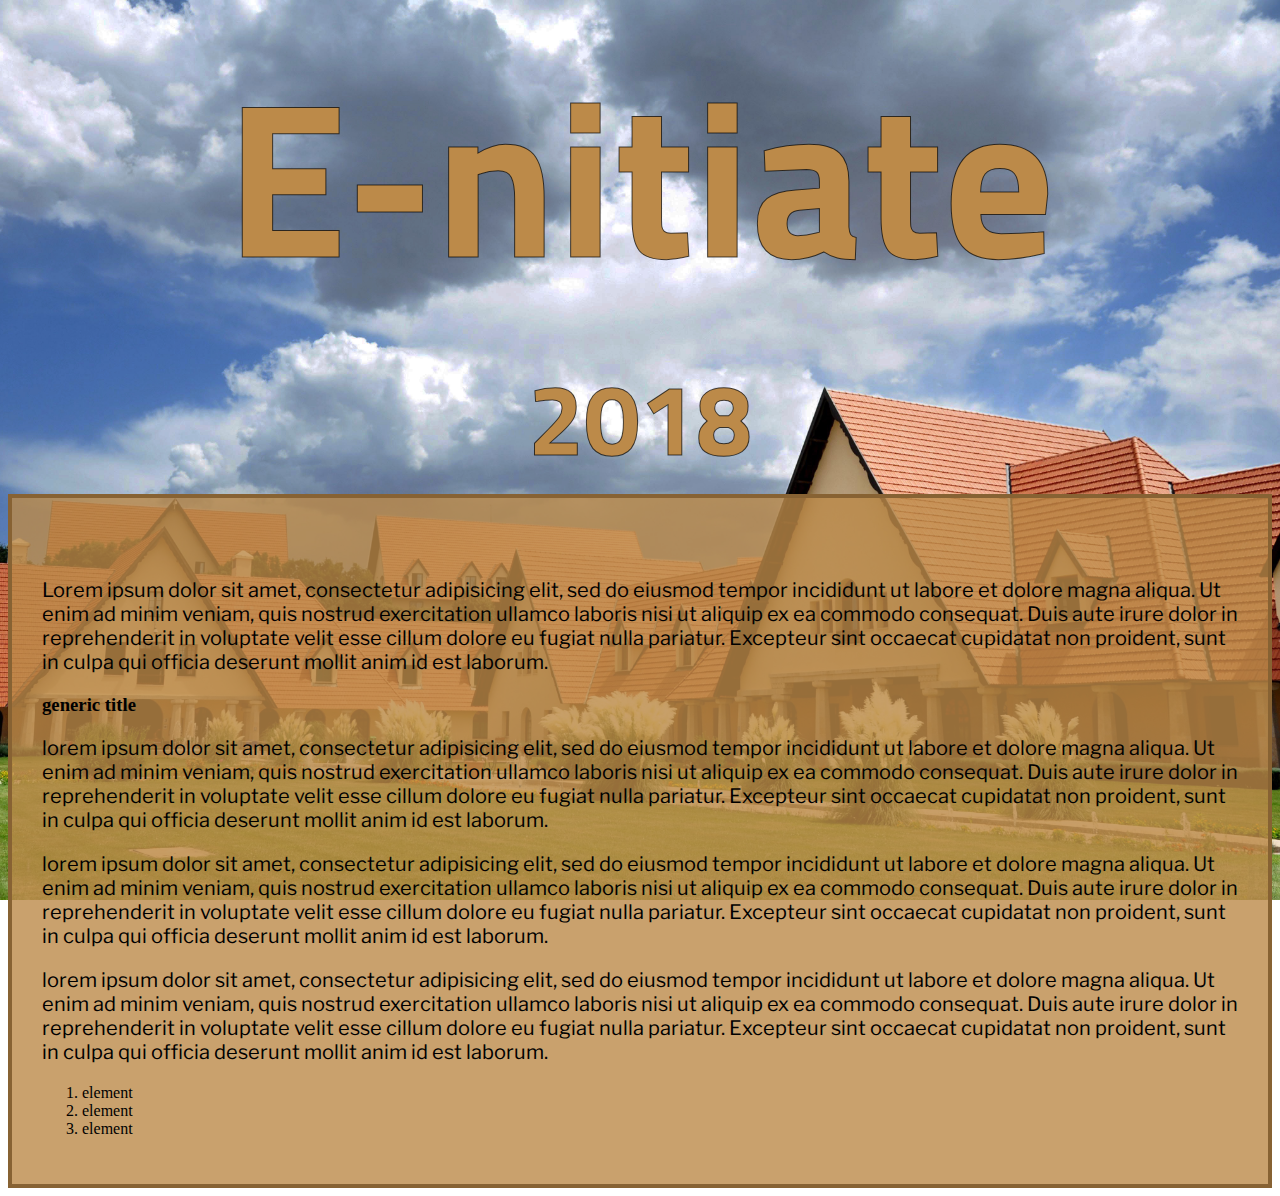
<file: index.html>
<!DOCTYPE html>
<html>
<head>
	<title>E-nitiate</title>
	<link rel="stylesheet" type="text/css" href="style1.css">
	<link href="https://fonts.googleapis.com/css?family=Titillium+Web" rel="stylesheet">
	<link href="https://fonts.googleapis.com/css?family=Libre+Franklin" rel="stylesheet">

</head>
<body>

	<h1>E-nitiate</h1>

	<h2>2018</h2>




	<div class="bord">
		<div class="scroll">
	<p>Lorem ipsum dolor sit amet, consectetur adipisicing elit, sed do eiusmod
	tempor incididunt ut labore et dolore magna aliqua. Ut enim ad minim veniam,
	quis nostrud exercitation ullamco laboris nisi ut aliquip ex ea commodo
	consequat. Duis aute irure dolor in reprehenderit in voluptate velit esse
	cillum dolore eu fugiat nulla pariatur. Excepteur sint occaecat cupidatat non
	proident, sunt in culpa qui officia deserunt mollit anim id est laborum.</p>


	<h3>generic title</h3>
	<p>lorem ipsum dolor sit amet, consectetur adipisicing elit, sed do eiusmod
	tempor incididunt ut labore et dolore magna aliqua. Ut enim ad minim veniam,
	quis nostrud exercitation ullamco laboris nisi ut aliquip ex ea commodo
	consequat. Duis aute irure dolor in reprehenderit in voluptate velit esse
	cillum dolore eu fugiat nulla pariatur. Excepteur sint occaecat cupidatat non
	proident, sunt in culpa qui officia deserunt mollit anim id est laborum.</p>

	<p>lorem ipsum dolor sit amet, consectetur adipisicing elit, sed do eiusmod
	tempor incididunt ut labore et dolore magna aliqua. Ut enim ad minim veniam,
	quis nostrud exercitation ullamco laboris nisi ut aliquip ex ea commodo
	consequat. Duis aute irure dolor in reprehenderit in voluptate velit esse
	cillum dolore eu fugiat nulla pariatur. Excepteur sint occaecat cupidatat non
	proident, sunt in culpa qui officia deserunt mollit anim id est laborum.</p>

	<p>lorem ipsum dolor sit amet, consectetur adipisicing elit, sed do eiusmod
	tempor incididunt ut labore et dolore magna aliqua. Ut enim ad minim veniam,
	quis nostrud exercitation ullamco laboris nisi ut aliquip ex ea commodo
	consequat. Duis aute irure dolor in reprehenderit in voluptate velit esse
	cillum dolore eu fugiat nulla pariatur. Excepteur sint occaecat cupidatat non
	proident, sunt in culpa qui officia deserunt mollit anim id est laborum.</p>


	<ol>
		<li>element</li>
		<li>element</li>
		<li>element</li>
	</ol>
	</div>

	</div>



</body>
</html>
</file>
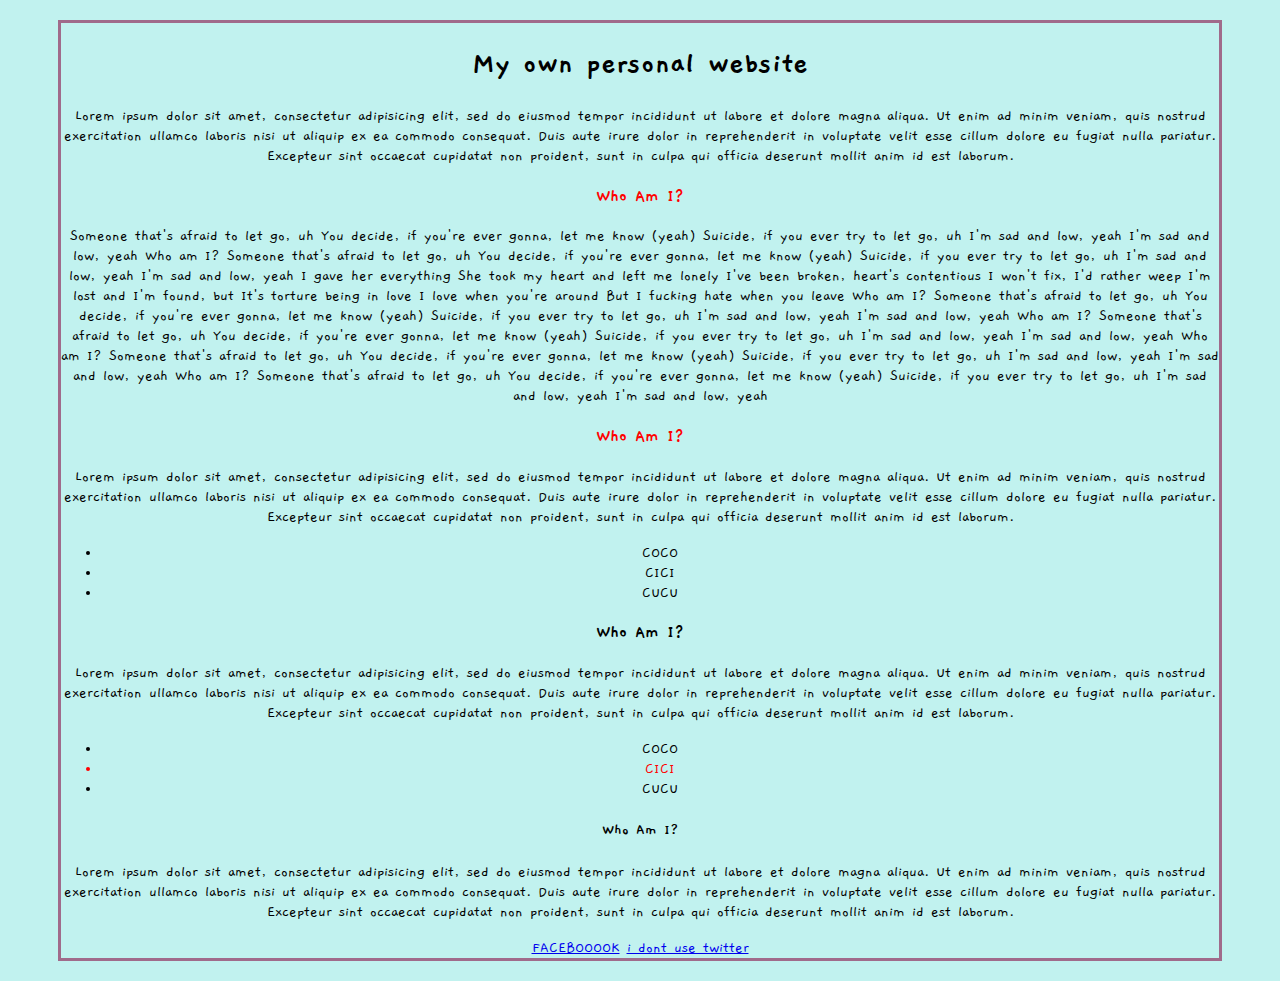
<file: enitiate.html>
<!DOCTYPE html>
<html>
<head>
	<title>My own personal website</title>
	<link rel="stylesheet" type="text/css" href="style.css">
	<link href="https://fonts.googleapis.com/css?family=Gaegu" rel="stylesheet">
	
</head>
<body>
	<div class="container">
		<div class="navbar">
	<h1>My own personal website</h1>


	</div>

	<p>Lorem ipsum dolor sit amet, consectetur adipisicing elit, sed do eiusmod
	tempor incididunt ut labore et dolore magna aliqua. Ut enim ad minim veniam,
	quis nostrud exercitation ullamco laboris nisi ut aliquip ex ea commodo
	consequat. Duis aute irure dolor in reprehenderit in voluptate velit esse
	cillum dolore eu fugiat nulla pariatur. Excepteur sint occaecat cupidatat non
	proident, sunt in culpa qui officia deserunt mollit anim id est laborum.</p>

	<h3 class="x">Who Am I?</h3>
	<p>Someone that's afraid to let go, uh
You decide, if you're ever gonna, let me know (yeah)
Suicide, if you ever try to let go, uh
I'm sad and low, yeah
I'm sad and low, yeah
Who am I? Someone that's afraid to let go, uh
You decide, if you're ever gonna, let me know (yeah)
Suicide, if you ever try to let go, uh
I'm sad and low, yeah
I'm sad and low, yeah
I gave her everything
She took my heart and left me lonely
I've been broken, heart's contentious
I won't fix, I'd rather weep
I'm lost and I'm found, but
It's torture being in love
I love when you're around
But I fucking hate when you leave
Who am I? Someone that's afraid to let go, uh
You decide, if you're ever gonna, let me know (yeah)
Suicide, if you ever try to let go, uh
I'm sad and low, yeah
I'm sad and low, yeah
Who am I? Someone that's afraid to let go, uh
You decide, if you're ever gonna, let me know (yeah)
Suicide, if you ever try to let go, uh
I'm sad and low, yeah
I'm sad and low, yeah
Who am I? Someone that's afraid to let go, uh
You decide, if you're ever gonna, let me know (yeah)
Suicide, if you ever try to let go, uh
I'm sad and low, yeah
I'm sad and low, yeah
Who am I? Someone that's afraid to let go, uh
You decide, if you're ever gonna, let me know (yeah)
Suicide, if you ever try to let go, uh
I'm sad and low, yeah
I'm sad and low, yeah</p>

	<h3 class="x">Who Am I?</h3>
	<p>Lorem ipsum dolor sit amet, consectetur adipisicing elit, sed do eiusmod
	tempor incididunt ut labore et dolore magna aliqua. Ut enim ad minim veniam,
	quis nostrud exercitation ullamco laboris nisi ut aliquip ex ea commodo
	consequat. Duis aute irure dolor in reprehenderit in voluptate velit esse
	cillum dolore eu fugiat nulla pariatur. Excepteur sint occaecat cupidatat non
	proident, sunt in culpa qui officia deserunt mollit anim id est laborum.</p>

	<ul>
		<li>COCO</li>
		<li>CICI</li>
		<li>CUCU</li>
	</ul>

	<h3>Who Am I?</h3>
	<p>Lorem ipsum dolor sit amet, consectetur adipisicing elit, sed do eiusmod
	tempor incididunt ut labore et dolore magna aliqua. Ut enim ad minim veniam,
	quis nostrud exercitation ullamco laboris nisi ut aliquip ex ea commodo
	consequat. Duis aute irure dolor in reprehenderit in voluptate velit esse
	cillum dolore eu fugiat nulla pariatur. Excepteur sint occaecat cupidatat non
	proident, sunt in culpa qui officia deserunt mollit anim id est laborum.</p>

	<ul>
		<li>COCO</li>
		<li id="Y">CICI</li>
		<li>CUCU</li>
	</ul>

	<h4>Who Am I?</h4>
	<p>Lorem ipsum dolor sit amet, consectetur adipisicing elit, sed do eiusmod
	tempor incididunt ut labore et dolore magna aliqua. Ut enim ad minim veniam,
	quis nostrud exercitation ullamco laboris nisi ut aliquip ex ea commodo
	consequat. Duis aute irure dolor in reprehenderit in voluptate velit esse
	cillum dolore eu fugiat nulla pariatur. Excepteur sint occaecat cupidatat non
	proident, sunt in culpa qui officia deserunt mollit anim id est laborum.</p>

	<a href="fb.com">FACEBOOOOK</a>
	<a href="twitter.com">i dont use twitter</a>
</div>

</body>
</html>
</file>
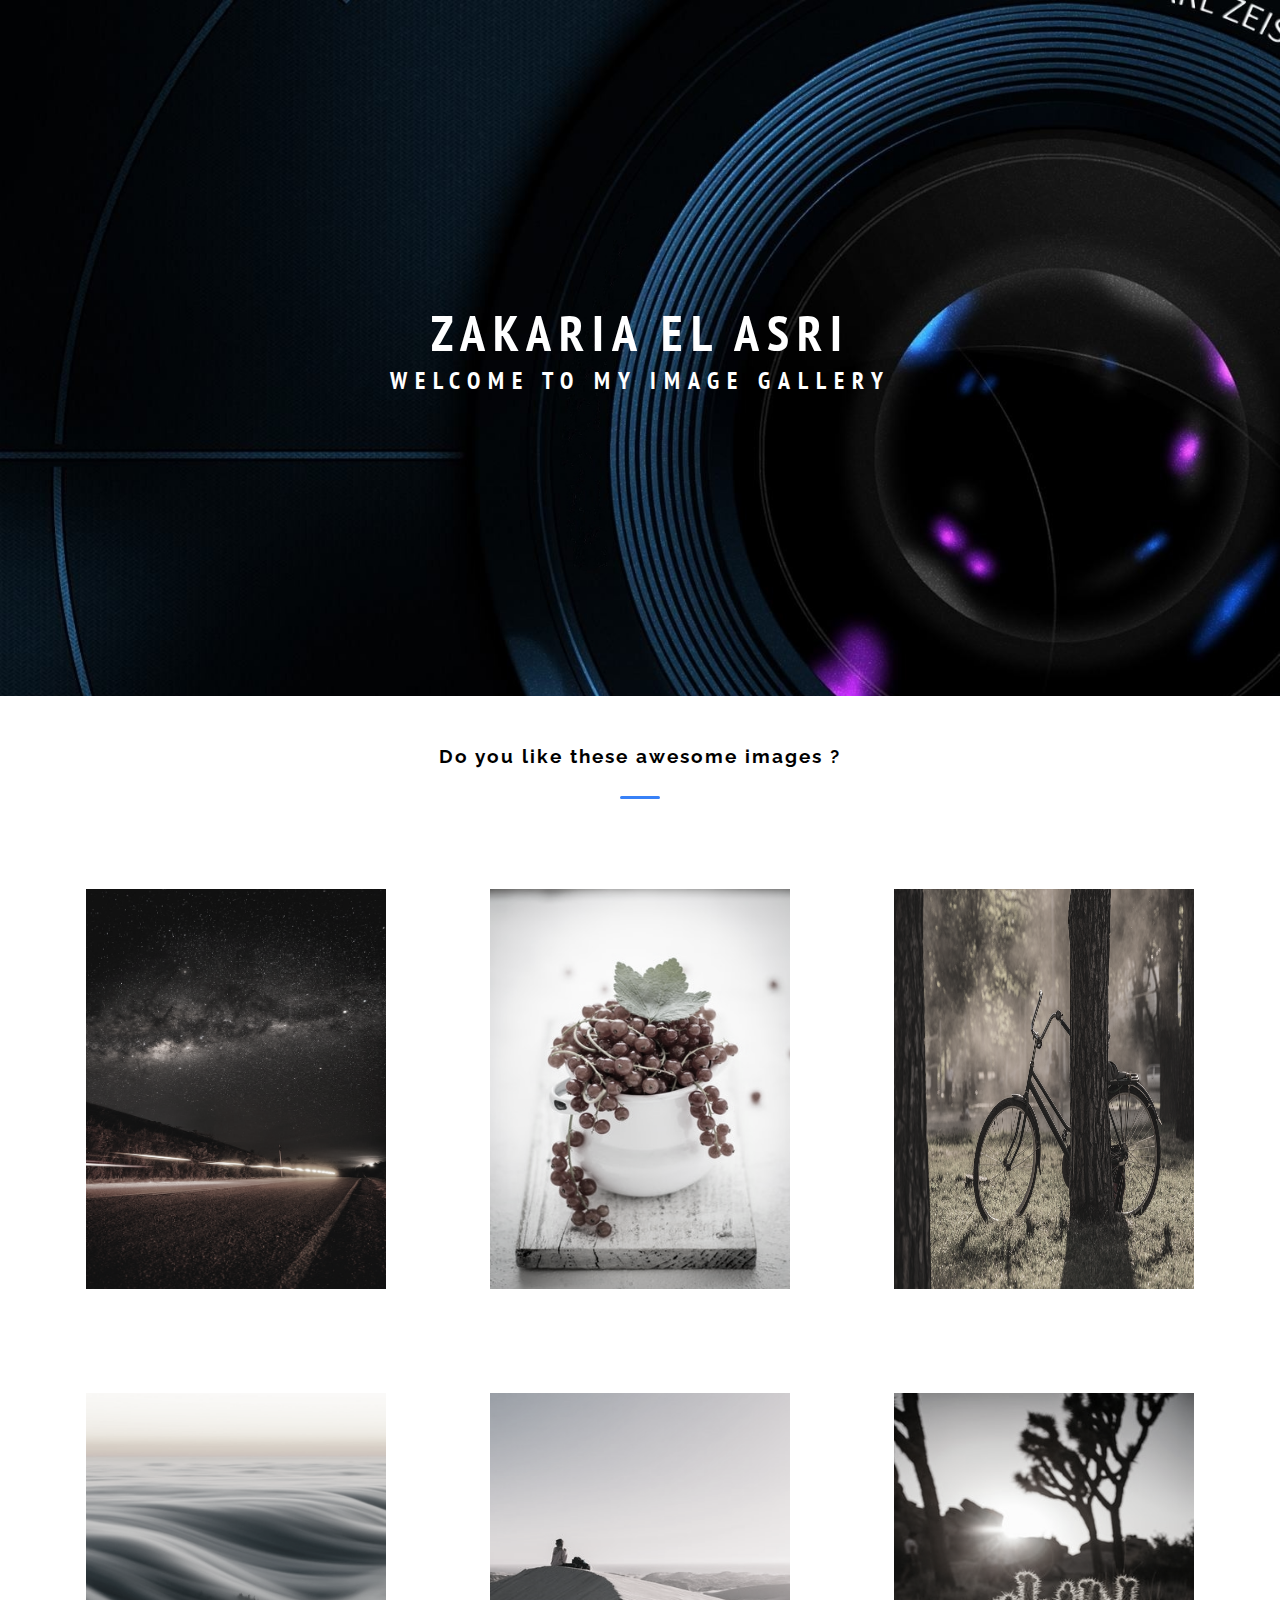
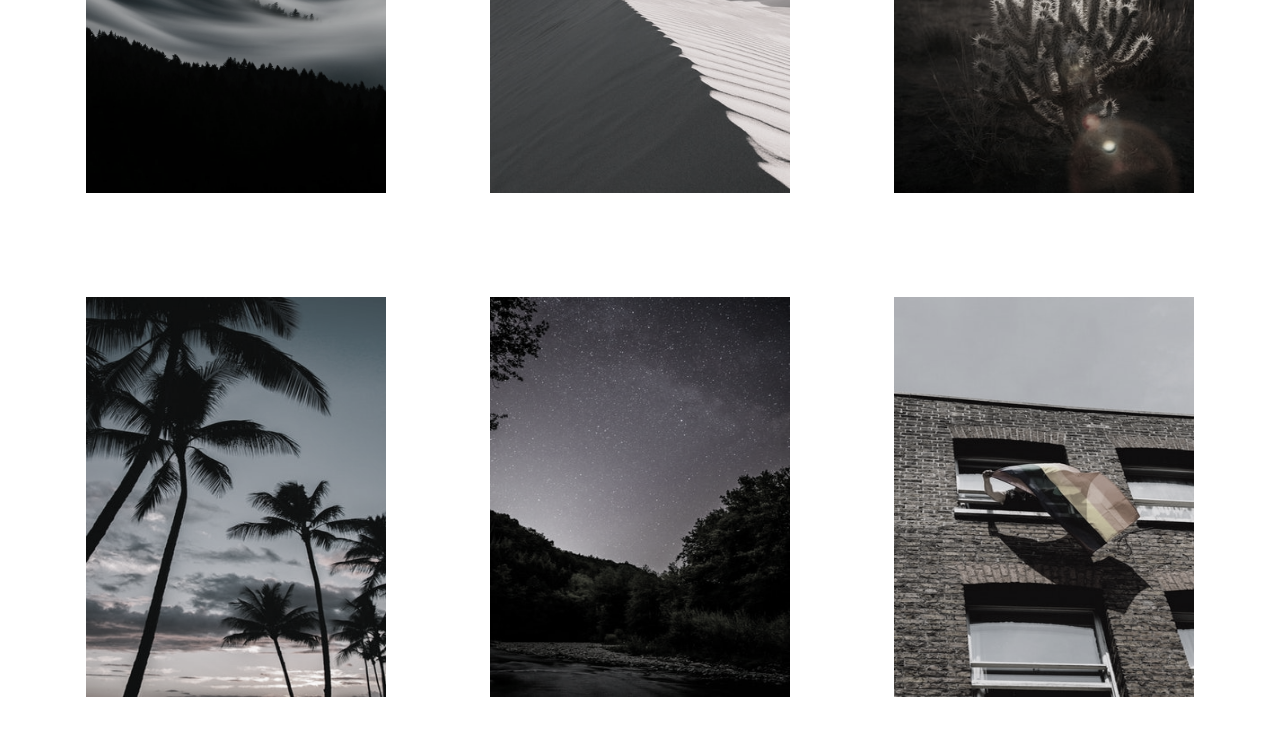
<file: css/gall.html>
<!DOCTYPE html>

<html>

<head>

	<title>Image Gallery</title>
	<link rel="stylesheet" type="text/css" href="new.css">
	<link href="https://fonts.googleapis.com/css?family=Open+Sans" rel="stylesheet">
	<link href="https://fonts.googleapis.com/css?family=Raleway" rel="stylesheet">
	<link href="https://fonts.googleapis.com/css?family=PT+Sans+Narrow" rel="stylesheet">

</head>	

<body>

    <div class="title">

		<h1>Zakaria el asri</h1>

		<h2>Welcome to my image gallery</h2>

	</div>

    <div class="gal">

		<h3>Do you like these awesome images ?</h3>

		<p class="sep"></p>

        <div class="line">

			<img src="gal1.jpg"/>

			<img src="gal2.jpg"/>

			<img src="img2.jpg"/>

		</div>

		<div class="line">

			<img src="img3.jpg"/>

			<img src="img4.jpg"/>

			<img src="img5.jpg"/>

		</div>

		<div class="line">

			<img src="img6.jpg"/>

			<img src="img7.jpg"/>

			<img src="img8.jpg"/>

		</div>



	</div>





</body>
</html>
</file>
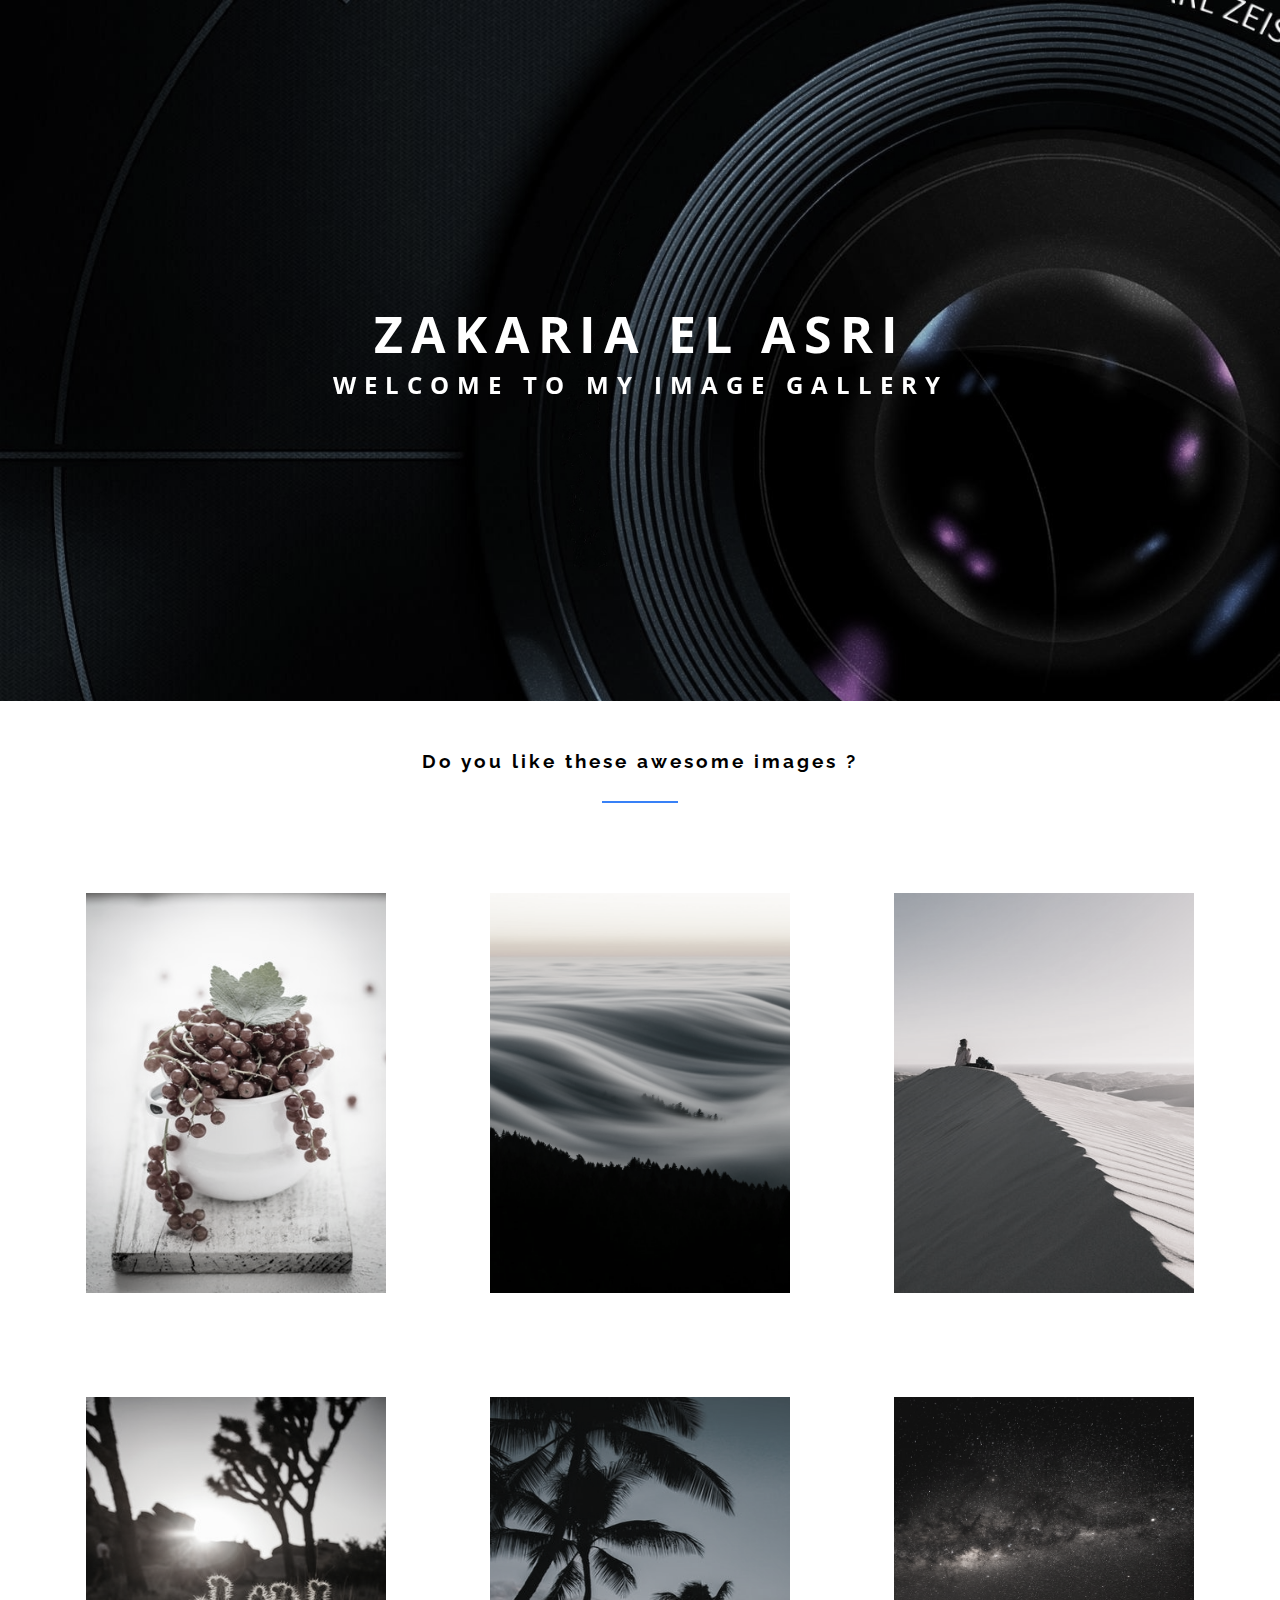
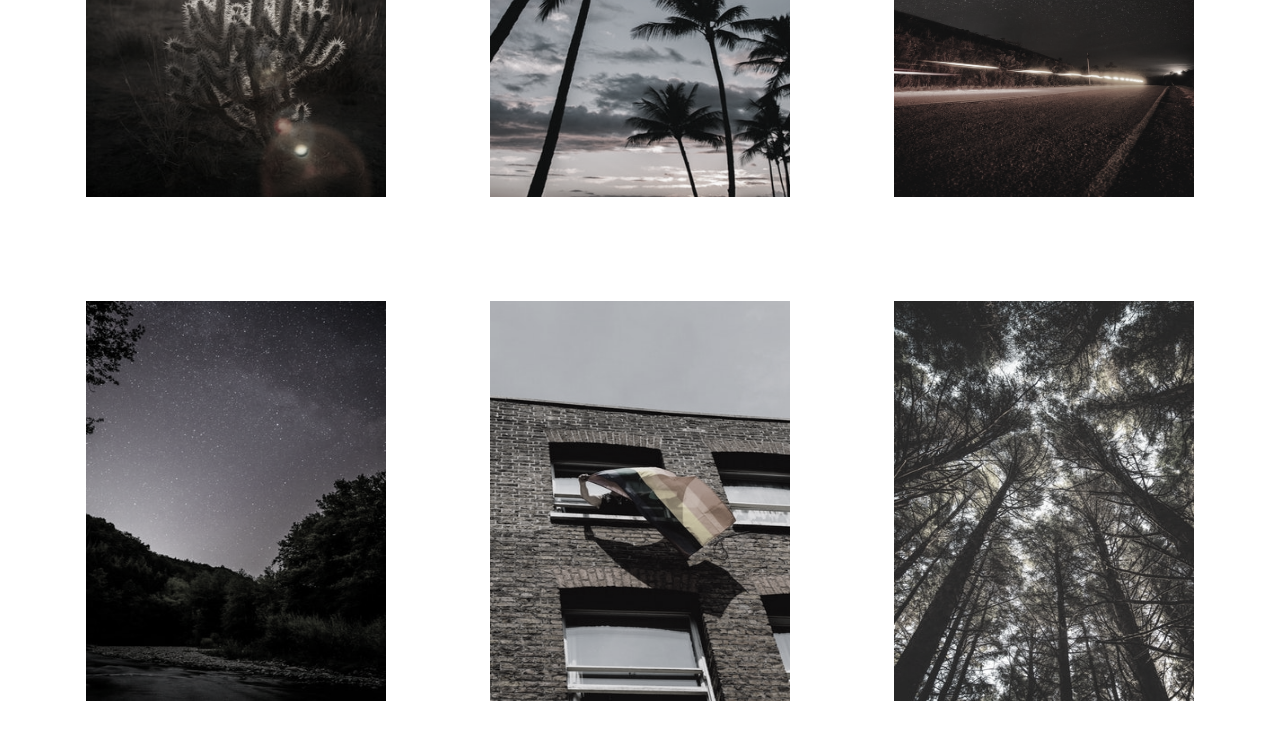
<file: JS/onclick.html>
<!DOCTYPE html>

<html>

<head>

	<title>Image Gallery</title>
	
	<link rel="stylesheet" type="text/css" href="new.css">
	<link href="https://fonts.googleapis.com/css?family=Open+Sans" rel="stylesheet">
	<link href="https://fonts.googleapis.com/css?family=Raleway" rel="stylesheet">
	<link href="https://fonts.googleapis.com/css?family=PT+Sans+Narrow" rel="stylesheet">
	<link href="https://fonts.googleapis.com/css?family=Open+Sans+Condensed:300" rel="stylesheet">
	


</head>	

<body>
	<script type="text/javascript" src="script.js"></script>


    <div class="title">

		<h1>Zakaria el asri</h1>

		<h2>Welcome to my image gallery</h2>

	</div>

    <div class="gal">

		<h3>Do you like these awesome images ?</h3>

		<p class="sep"></p>

        <div class="line">

			<img id="img1" onclick="myfunction3()" src="gal2.jpg">

			<img id="img2" onclick="document.getElementById('img2').src='img4.jpg'" src="img3.jpg">

			<img id="img3" onclick="document.getElementById('img3').src='img5.jpg'" src="img4.jpg">

		</div>

		 <div class="line">

			<img id="img4" onclick="document.getElementById('img4').src='img6.jpg'" src="img5.jpg">

			<img id="img5" onclick="document.getElementById('img5').src='img7.jpg'" src="img6.jpg">

			<img id="img6" onclick="document.getElementById('img6').src='img8.jpg'" src="gal1.jpg">
		</div>

		 <div class="line">

			<img src="img7.jpg">

			<img src="img8.jpg">

			<img src="img9.jpg">

		</div>


	</div>





</body>
</html>
</file>
<file: style1.css>
html {
	background-image: url(img.jpg);
	background-repeat: no-repeat;
    background-attachment: fixed;
    background-position: center;
    background-size: cover;
}

h1 {
	text-align: center;
	color: #bc8a49;
	font-family: 'Titillium Web', sans-serif;
	font-size: 220px;
	-webkit-text-stroke: 1px rgb(0, 0, 0, 0.7);
	margin: 0;
}

h2 {
	text-align: center;
	color: #bc8a49;
	font-family: 'Titillium Web', sans-serif;
	font-size: 100px;
	-webkit-text-stroke: 1px rgb(0, 0, 0, 0.7);
	margin: 0;
}


.scroll {
	padding: 30px;
	padding-top: 60px;
	background-color:rgb(188, 138, 73, 0.8);
	border: 4px #876233 solid;
}

p {
	font-family: 'Libre Franklin', sans-serif;
	font-size: 20px;
}
</file>
<file: style.css>
* {
	font-family: 'Gaegu', cursive;
}



html {
	background-color: #c1f2ef;
	text-align: center;
	padding-left: 30px;
	padding-right: 30px
}

.container {
	border: 3px solid;
	border-color: rgb(160, 107, 139);
	margin: 20px;
}

.x {
	color: red;
}

#Y {
	color: red;
}
</file>
<file: css/new.css>
* {
	margin: 0;
	padding: 0;
}

.title {
	padding: 300px;
	background-image: url(bck1.jpg);
	background-size: cover;
	background-position: center;
	background-attachment: fixed;
}

h1, h2 {
	color: white;
	text-align: center;
	font-family: 'PT Sans Narrow', sans-serif;
	letter-spacing: 8px;
	text-transform: uppercase;
}

h1 {
	font-size: 50px;
}

.gal {
	text-align: center;
	margin-top: 60px;
}

h3 {
	margin-bottom: 20px;
	line-height: 0px;
	font-family: 'Raleway', sans-serif;
	letter-spacing: 2px;
}

img {
	height: 400px;
	width: 300px;
	margin: 50px;
	position: relative;
    transition: all 1s;
    filter: grayscale(85%);
}

img:hover {
	transform: translateY(-30px);
    filter: grayscale(0%);
    box-shadow: 3px 20px rgb(45, 47, 51, 0.2);
}


.sep {
	border-top: 3px solid #3881f7;
	border-radius: 25px;
	text-align: center;
	margin-right: 620px;
	margin-left: 620px;
	margin-bottom: 40px;
	margin-top: 40px ;
}
</file>
<file: JS/new.css>
* {
	margin: 0;
	padding: 0;
}

.title {
	padding: 300px;
	background-image: url(bck1.jpg);
	background-size: cover;
	filter: grayscale(70%);
	background-position: center;
	background-attachment: fixed; 
	margin-bottom: 0px;
}

h1, h2 {
	color: white;
	text-align: center;
	letter-spacing: 8px;
	text-transform: uppercase;
	font-family: 'Open Sans Condensed', sans-serif;
}

h1 {
	font-size: 50px;
}

.gal {
	text-align: center;
	margin-top: 60px;
}
	

h3 {
	margin-bottom: 20px;
	line-height: 0px;
	font-family: 'Raleway', sans-serif;
	letter-spacing: 3px;
}


img {
	height: 400px;
	width: 300px;
	margin: 50px;
	position: relative;
	/*transition: all 1s;*/	
    filter: grayscale(85%);
}

/*img:hover {
	transform: translateY(-30px);
    filter: grayscale(0%);
    box-shadow: 0px 20px rgb(45, 47, 51, 0.2);
    opacity: 0.8;
} */


.sep {
	border-top: 2px solid #3881f7;
	text-align: center;
	margin-right: 47%;
	margin-left: 47%;
	margin-bottom: 40px;
	margin-top: 40px ;
}

.opac{
	opacity: 0;
}

.opac2{
	opacity: 1;
}

#test {
	display: inline;
	line-height: 0px;
	margin: 0;
}
</file>
